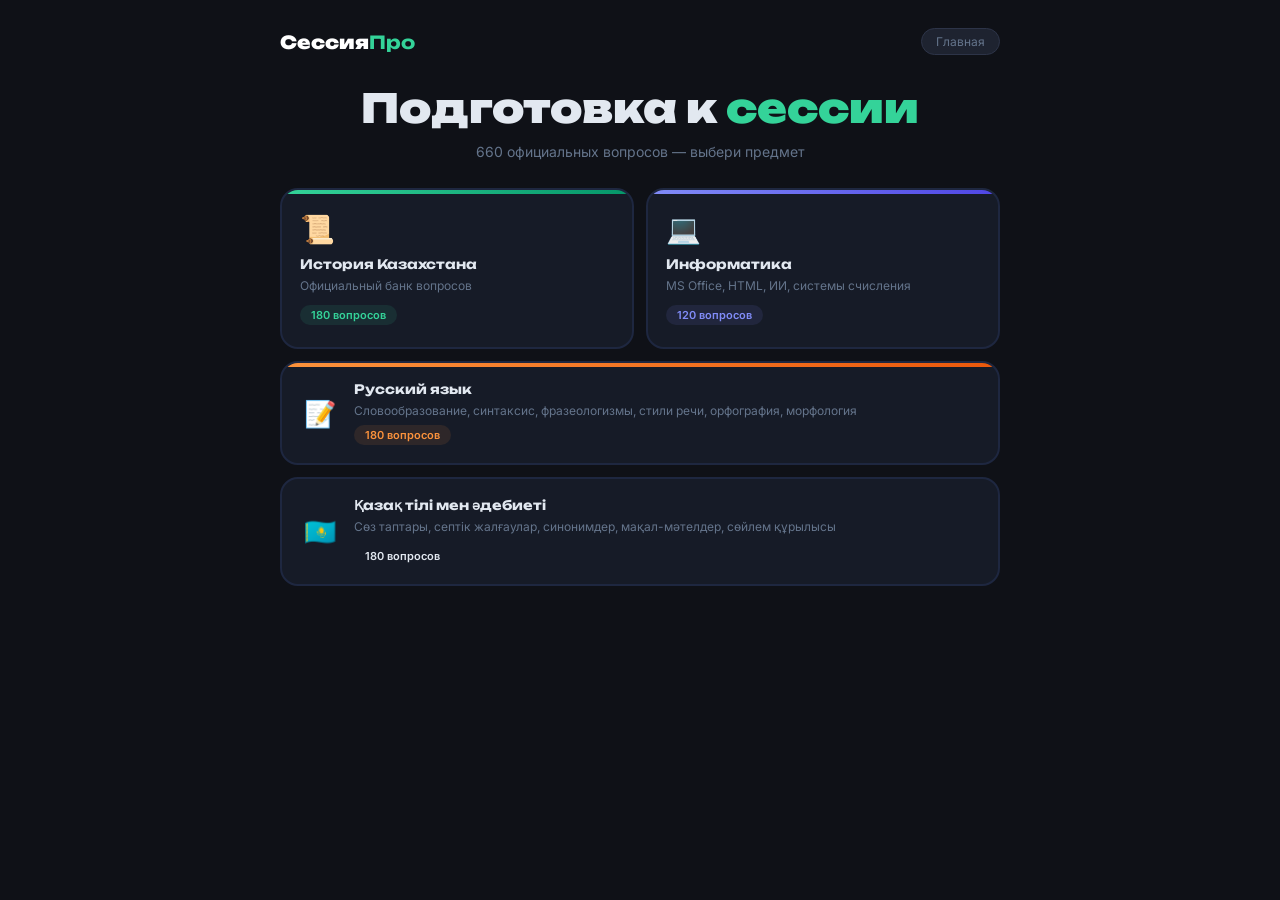
<file: index.html>
<!DOCTYPE html>
<html lang="ru">
<head>
<meta charset="UTF-8">
<meta name="viewport" content="width=device-width,initial-scale=1">
<title>СессияПро</title>
<link href="https://fonts.googleapis.com/css2?family=Unbounded:wght@700;900&family=Inter:wght@400;500;600&display=swap" rel="stylesheet">
<link rel="stylesheet" href="style.css">

</head>
<body>
<div class="wrap">
  <div class="hdr"><div class="logo">Сессия<b>Про</b></div><div class="chip" id="chip">Главная</div></div>

  <div class="screen on" id="s-home">
    <div class="home-title">Подготовка к <span>сессии</span></div>
    <div class="home-sub">660 официальных вопросов — выбери предмет</div>
    <div class="subjects">
      <div class="subj hist" onclick="goMode('hist')">
        <span class="emoji">📜</span>
        <h2>История Казахстана</h2>
        <p>Официальный банк вопросов</p>
        <span class="sbadge">180 вопросов</span>
      </div>
      <div class="subj info" onclick="goMode('info')">
        <span class="emoji">💻</span>
        <h2>Информатика</h2>
        <p>MS Office, HTML, ИИ, системы счисления</p>
        <span class="sbadge">120 вопросов</span>
      </div>
      <div class="subj rus" onclick="goMode('rus')">
        <span class="emoji">📝</span>
        <div class="stxt">
          <h2>Русский язык</h2>
          <p>Словообразование, синтаксис, фразеологизмы, стили речи, орфография, морфология</p>
          <span class="sbadge">180 вопросов</span>
        </div>
      </div>
      <div class="subj kaz" onclick="goMode('kaz')" style="grid-column:1/-1;display:flex;align-items:center;gap:18px;padding:18px 22px">
        <span class="emoji" style="margin-bottom:0;font-size:26px">🇰🇿</span>
        <div class="stxt">
          <h2>Қазақ тілі мен әдебиеті</h2>
          <p>Сөз таптары, септік жалғаулар, синонимдер, мақал-мәтелдер, сөйлем құрылысы</p>
          <span class="sbadge">180 вопросов</span>
        </div>
      </div>
    </div>
  </div>

  <div class="screen" id="s-mode-hist">
    <button class="back-btn" onclick="show('s-home','Главная')">← Назад</button>
    <div class="mode-title">📜 История Казахстана</div><div class="mode-sub">177 вопросов</div>
    <div class="modes">
      <div class="mode hmode" onclick="launch('hist',20,'r')"><span class="mi">🎲</span><span class="mc">20</span><h3>Быстрый тест</h3><p>20 случайных</p></div>
      <div class="mode hmode" onclick="launch('hist',40,'r')"><span class="mi">⚡️</span><span class="mc">40</span><h3>Полутест</h3><p>40 случайных</p></div>
      <div class="mode hmode" onclick="launch('hist',0,'all')"><span class="mi">🏆</span><span class="mc">180</span><h3>Полный экзамен</h3><p>Все вопросы</p></div>
      <div class="mode hmode" onclick="launch('hist',0,'w')"><span class="mi">🔄</span><span class="mc" id="wb-h">0</span><h3>Ошибки</h3><p>Только неверные</p></div>
    </div>
    <div class="cust"><label>Своё количество</label><div class="cust-row">
      <select id="cn-h"><option>10</option><option selected>20</option><option>30</option><option>50</option><option value="180">Все</option></select>
      <button class="gbtn gh" onclick="launch('hist',+document.getElementById('cn-h').value,'r')">Начать →</button>
    </div></div>
  </div>

  <div class="screen" id="s-mode-info">
    <button class="back-btn" onclick="show('s-home','Главная')">← Назад</button>
    <div class="mode-title">💻 Информатика</div><div class="mode-sub">108 вопросов</div>
    <div class="modes">
      <div class="mode imode" onclick="launch('info',20,'r')"><span class="mi">🎲</span><span class="mc">20</span><h3>Быстрый тест</h3><p>20 случайных</p></div>
      <div class="mode imode" onclick="launch('info',40,'r')"><span class="mi">⚡️</span><span class="mc">40</span><h3>Полутест</h3><p>40 случайных</p></div>
      <div class="mode imode" onclick="launch('info',0,'all')"><span class="mi">🏆</span><span class="mc">120</span><h3>Полный экзамен</h3><p>Все вопросы</p></div>
      <div class="mode imode" onclick="launch('info',0,'w')"><span class="mi">🔄</span><span class="mc" id="wb-i">0</span><h3>Ошибки</h3><p>Только неверные</p></div>
    </div>
    <div class="cust"><label>Своё количество</label><div class="cust-row">
      <select id="cn-i"><option>10</option><option selected>20</option><option>30</option><option>50</option><option value="120">Все</option></select>
      <button class="gbtn gi" onclick="launch('info',+document.getElementById('cn-i').value,'r')">Начать →</button>
    </div></div>
  </div>

  <div class="screen" id="s-mode-rus">
    <button class="back-btn" onclick="show('s-home','Главная')">← Назад</button>
    <div class="mode-title">📝 Русский язык</div><div class="mode-sub">148 вопросов</div>
    <div class="modes">
      <div class="mode rmode" onclick="launch('rus',20,'r')"><span class="mi">🎲</span><span class="mc">20</span><h3>Быстрый тест</h3><p>20 случайных</p></div>
      <div class="mode rmode" onclick="launch('rus',40,'r')"><span class="mi">⚡️</span><span class="mc">40</span><h3>Полутест</h3><p>40 случайных</p></div>
      <div class="mode rmode" onclick="launch('rus',0,'all')"><span class="mi">🏆</span><span class="mc">180</span><h3>Полный экзамен</h3><p>Все вопросы</p></div>
      <div class="mode rmode" onclick="launch('rus',0,'w')"><span class="mi">🔄</span><span class="mc" id="wb-r">0</span><h3>Ошибки</h3><p>Только неверные</p></div>
    </div>
    <div class="cust"><label>Своё количество</label><div class="cust-row">
      <select id="cn-r"><option>10</option><option selected>20</option><option>30</option><option>50</option><option value="180">Все</option></select>
      <button class="gbtn gr" onclick="launch('rus',+document.getElementById('cn-r').value,'r')">Начать →</button>
    </div></div>
  </div>

  <div class="screen" id="s-mode-kaz">
    <button class="back-btn" onclick="show('s-home','Главная')">← Назад</button>
    <div class="mode-title">🇰🇿 Қазақ тілі мен әдебиеті</div><div class="mode-sub">180 сұрақ — режимді таңдаңыз</div>
    <div class="modes">
      <div class="mode kmode" onclick="launch('kaz',20,'r')"><span class="mi">🎲</span><span class="mc">20</span><h3>Жылдам тест</h3><p>20 кездейсоқ сұрақ</p></div>
      <div class="mode kmode" onclick="launch('kaz',40,'r')"><span class="mi">⚡️</span><span class="mc">40</span><h3>Жарты тест</h3><p>40 кездейсоқ сұрақ</p></div>
      <div class="mode kmode" onclick="launch('kaz',0,'all')"><span class="mi">🏆</span><span class="mc">180</span><h3>Толық емтихан</h3><p>Барлық сұрақтар</p></div>
      <div class="mode kmode" onclick="launch('kaz',0,'w')"><span class="mi">🔄</span><span class="mc" id="wb-k">0</span><h3>Қателер</h3><p>Тек қате жауаптар</p></div>
    </div>
    <div class="cust"><label>Сұрақ санын таңдаңыз</label><div class="cust-row">
      <select id="cn-k"><option>10</option><option selected>20</option><option>30</option><option>50</option><option value="180">Барлығы</option></select>
      <button class="gbtn gk" onclick="launch('kaz',+document.getElementById('cn-k').value,'r')">Бастау →</button>
    </div></div>
  </div>
  <div class="screen" id="s-quiz">
    <div class="qhdr"><div class="qsubj" id="qsl">История <b>КЗ</b></div><div class="pw"><div class="pb" id="pb"></div></div><div class="qnl" id="qnl">0/0</div></div>
    <div class="qcard"><div class="qlbl" id="qn">ВОПРОС 1</div><div class="qtext" id="qt"></div></div>
    <div class="opts" id="opts"></div>
    <div class="qnav"><button class="xbtn" onclick="exitQ()">✕ Выйти</button><button class="nbtn hc" id="nb" onclick="nextQ()">Следующий →</button></div>
  </div>

  <div class="screen" id="s-res">
    <div class="res-center">
      <div class="rring">
        <svg width="120" height="120" viewBox="0 0 120 120">
          <circle cx="60" cy="60" r="52" fill="none" stroke="#1e2740" stroke-width="8"/>
          <circle id="rc" cx="60" cy="60" r="52" fill="none" stroke="#34d399" stroke-width="8" stroke-linecap="round" stroke-dasharray="326.73" stroke-dashoffset="326.73"/>
        </svg>
        <div class="rinn"><div class="rpct" id="rp">0%</div><div class="rlbl">результат</div></div>
      </div>
      <div class="rtitle" id="rtl">—</div><div class="rtext" id="rtx"></div>
    </div>
    <div class="stats">
      <div class="stat green"><div class="sv" id="sok">0</div><div class="sk">Верно</div></div>
      <div class="stat red"><div class="sv" id="sno">0</div><div class="sk">Неверно</div></div>
      <div class="stat"><div class="sv" id="stot">0</div><div class="sk">Всего</div></div>
    </div>
    <div class="revtl">Разбор ошибок</div><div class="revl" id="rl"></div>
    <div class="rbtns">
      <button class="xbtn" style="flex:1" onclick="exitQ()">← Главная</button>
      <button class="nbtn hc" id="rbtn" style="display:flex;flex:1" onclick="retryQ()">↺ Ещё раз</button>
    </div>
  </div>
</div>
<div class="toast" id="toast"></div>
<script src="script.js"></script>

</body>
</html>
</file>
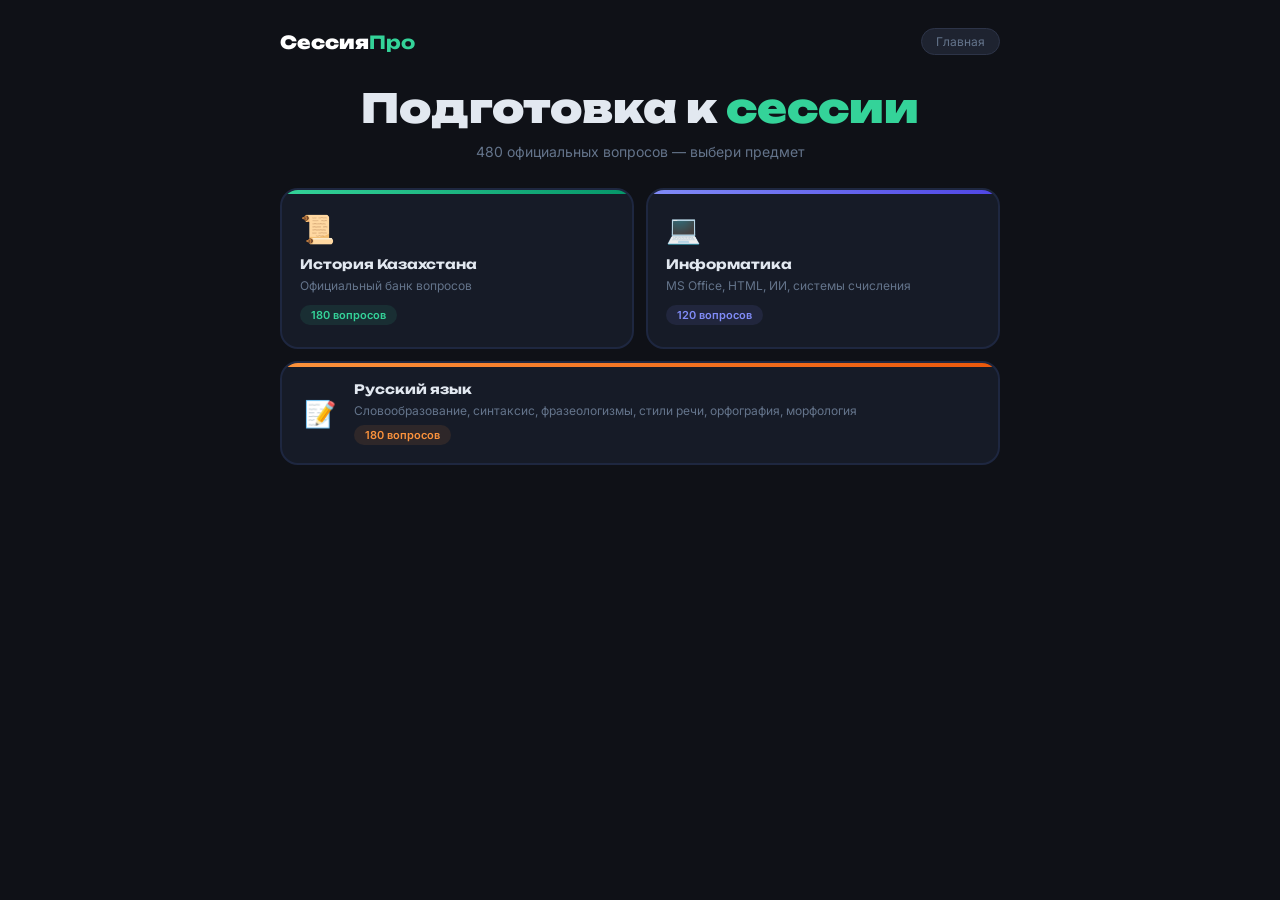
<file: index (1).html>
<!DOCTYPE html>
<html lang="ru">
<head>
<meta charset="UTF-8">
<meta name="viewport" content="width=device-width,initial-scale=1">
<title>СессияПро</title>
<link href="https://fonts.googleapis.com/css2?family=Unbounded:wght@700;900&family=Inter:wght@400;500;600&display=swap" rel="stylesheet">
<link rel="stylesheet" href="style.css">

</head>
<body>
<div class="wrap">
  <div class="hdr"><div class="logo">Сессия<b>Про</b></div><div class="chip" id="chip">Главная</div></div>

  <div class="screen on" id="s-home">
    <div class="home-title">Подготовка к <span>сессии</span></div>
    <div class="home-sub">480 официальных вопросов — выбери предмет</div>
    <div class="subjects">
      <div class="subj hist" onclick="goMode('hist')">
        <span class="emoji">📜</span>
        <h2>История Казахстана</h2>
        <p>Официальный банк вопросов</p>
        <span class="sbadge">180 вопросов</span>
      </div>
      <div class="subj info" onclick="goMode('info')">
        <span class="emoji">💻</span>
        <h2>Информатика</h2>
        <p>MS Office, HTML, ИИ, системы счисления</p>
        <span class="sbadge">120 вопросов</span>
      </div>
      <div class="subj rus" onclick="goMode('rus')">
        <span class="emoji">📝</span>
        <div class="stxt">
          <h2>Русский язык</h2>
          <p>Словообразование, синтаксис, фразеологизмы, стили речи, орфография, морфология</p>
          <span class="sbadge">180 вопросов</span>
        </div>
      </div>
    </div>
  </div>

  <div class="screen" id="s-mode-hist">
    <button class="back-btn" onclick="show('s-home','Главная')">← Назад</button>
    <div class="mode-title">📜 История Казахстана</div><div class="mode-sub">177 вопросов</div>
    <div class="modes">
      <div class="mode hmode" onclick="launch('hist',20,'r')"><span class="mi">🎲</span><span class="mc">20</span><h3>Быстрый тест</h3><p>20 случайных</p></div>
      <div class="mode hmode" onclick="launch('hist',40,'r')"><span class="mi">⚡</span><span class="mc">40</span><h3>Полутест</h3><p>40 случайных</p></div>
      <div class="mode hmode" onclick="launch('hist',0,'all')"><span class="mi">🏆</span><span class="mc">180</span><h3>Полный экзамен</h3><p>Все вопросы</p></div>
      <div class="mode hmode" onclick="launch('hist',0,'w')"><span class="mi">🔄</span><span class="mc" id="wb-h">0</span><h3>Ошибки</h3><p>Только неверные</p></div>
    </div>
    <div class="cust"><label>Своё количество</label><div class="cust-row">
      <select id="cn-h"><option>10</option><option selected>20</option><option>30</option><option>50</option><option value="180">Все</option></select>
      <button class="gbtn gh" onclick="launch('hist',+document.getElementById('cn-h').value,'r')">Начать →</button>
    </div></div>
  </div>

  <div class="screen" id="s-mode-info">
    <button class="back-btn" onclick="show('s-home','Главная')">← Назад</button>
    <div class="mode-title">💻 Информатика</div><div class="mode-sub">108 вопросов</div>
    <div class="modes">
      <div class="mode imode" onclick="launch('info',20,'r')"><span class="mi">🎲</span><span class="mc">20</span><h3>Быстрый тест</h3><p>20 случайных</p></div>
      <div class="mode imode" onclick="launch('info',40,'r')"><span class="mi">⚡</span><span class="mc">40</span><h3>Полутест</h3><p>40 случайных</p></div>
      <div class="mode imode" onclick="launch('info',0,'all')"><span class="mi">🏆</span><span class="mc">120</span><h3>Полный экзамен</h3><p>Все вопросы</p></div>
      <div class="mode imode" onclick="launch('info',0,'w')"><span class="mi">🔄</span><span class="mc" id="wb-i">0</span><h3>Ошибки</h3><p>Только неверные</p></div>
    </div>
    <div class="cust"><label>Своё количество</label><div class="cust-row">
      <select id="cn-i"><option>10</option><option selected>20</option><option>30</option><option>50</option><option value="120">Все</option></select>
      <button class="gbtn gi" onclick="launch('info',+document.getElementById('cn-i').value,'r')">Начать →</button>
    </div></div>
  </div>

  <div class="screen" id="s-mode-rus">
    <button class="back-btn" onclick="show('s-home','Главная')">← Назад</button>
    <div class="mode-title">📝 Русский язык</div><div class="mode-sub">148 вопросов</div>
    <div class="modes">
      <div class="mode rmode" onclick="launch('rus',20,'r')"><span class="mi">🎲</span><span class="mc">20</span><h3>Быстрый тест</h3><p>20 случайных</p></div>
      <div class="mode rmode" onclick="launch('rus',40,'r')"><span class="mi">⚡</span><span class="mc">40</span><h3>Полутест</h3><p>40 случайных</p></div>
      <div class="mode rmode" onclick="launch('rus',0,'all')"><span class="mi">🏆</span><span class="mc">180</span><h3>Полный экзамен</h3><p>Все вопросы</p></div>
      <div class="mode rmode" onclick="launch('rus',0,'w')"><span class="mi">🔄</span><span class="mc" id="wb-r">0</span><h3>Ошибки</h3><p>Только неверные</p></div>
    </div>
    <div class="cust"><label>Своё количество</label><div class="cust-row">
      <select id="cn-r"><option>10</option><option selected>20</option><option>30</option><option>50</option><option value="180">Все</option></select>
      <button class="gbtn gr" onclick="launch('rus',+document.getElementById('cn-r').value,'r')">Начать →</button>
    </div></div>
  </div>

  <div class="screen" id="s-quiz">
    <div class="qhdr"><div class="qsubj" id="qsl">История <b>КЗ</b></div><div class="pw"><div class="pb" id="pb"></div></div><div class="qnl" id="qnl">0/0</div></div>
    <div class="qcard"><div class="qlbl" id="qn">ВОПРОС 1</div><div class="qtext" id="qt"></div></div>
    <div class="opts" id="opts"></div>
    <div class="qnav"><button class="xbtn" onclick="exitQ()">✕ Выйти</button><button class="nbtn hc" id="nb" onclick="nextQ()">Следующий →</button></div>
  </div>

  <div class="screen" id="s-res">
    <div class="res-center">
      <div class="rring">
        <svg width="120" height="120" viewBox="0 0 120 120">
          <circle cx="60" cy="60" r="52" fill="none" stroke="#1e2740" stroke-width="8"/>
          <circle id="rc" cx="60" cy="60" r="52" fill="none" stroke="#34d399" stroke-width="8" stroke-linecap="round" stroke-dasharray="326.73" stroke-dashoffset="326.73"/>
        </svg>
        <div class="rinn"><div class="rpct" id="rp">0%</div><div class="rlbl">результат</div></div>
      </div>
      <div class="rtitle" id="rtl">—</div><div class="rtext" id="rtx"></div>
    </div>
    <div class="stats">
      <div class="stat green"><div class="sv" id="sok">0</div><div class="sk">Верно</div></div>
      <div class="stat red"><div class="sv" id="sno">0</div><div class="sk">Неверно</div></div>
      <div class="stat"><div class="sv" id="stot">0</div><div class="sk">Всего</div></div>
    </div>
    <div class="revtl">Разбор ошибок</div><div class="revl" id="rl"></div>
    <div class="rbtns">
      <button class="xbtn" style="flex:1" onclick="exitQ()">← Главная</button>
      <button class="nbtn hc" id="rbtn" style="display:flex;flex:1" onclick="retryQ()">↺ Ещё раз</button>
    </div>
  </div>
</div>
<div class="toast" id="toast"></div>
<script src="script.js"></script>

</body>
</html>
</file>
<file: style.css>
*{margin:0;padding:0;box-sizing:border-box}
body{min-height:100vh;background:#0f1117;color:#e2e8f0;font-family:'Inter',sans-serif;padding:0 16px 60px}
.wrap{max-width:720px;margin:0 auto}
.hdr{padding:28px 0 30px;display:flex;align-items:center;justify-content:space-between}
.logo{font-family:'Unbounded',sans-serif;font-size:18px;font-weight:900;color:#fff}
.logo b{color:#34d399}
.chip{background:#1e2330;border:1px solid #2d3448;border-radius:99px;padding:5px 14px;font-size:12px;color:#64748b}
.screen{display:none}.screen.on{display:block;animation:up .3s ease}
@keyframes up{from{opacity:0;transform:translateY(12px)}to{opacity:1;transform:translateY(0)}}
.home-title{font-family:'Unbounded',sans-serif;font-size:clamp(22px,5vw,40px);font-weight:900;line-height:1.15;margin-bottom:12px;text-align:center}
.home-title span{color:#34d399}
.home-sub{text-align:center;color:#64748b;font-size:14px;margin-bottom:28px}
.subjects{display:grid;grid-template-columns:1fr 1fr;gap:12px;margin-bottom:28px}
.subj{background:#161b27;border:2px solid #1e2740;border-radius:18px;padding:22px 18px;cursor:pointer;transition:.2s;position:relative;overflow:hidden}
.subj::before{content:'';position:absolute;top:0;left:0;right:0;height:4px;border-radius:18px 18px 0 0}
.subj.hist::before{background:linear-gradient(90deg,#34d399,#059669)}
.subj.info::before{background:linear-gradient(90deg,#818cf8,#4f46e5)}
.subj.rus::before{background:linear-gradient(90deg,#fb923c,#ea580c)}
.subj.rus{grid-column:1/-1;display:flex;align-items:center;gap:18px;padding:18px 22px}
.subj.rus .emoji{margin-bottom:0;font-size:26px}
.subj.rus .stxt{flex:1}
.subj:hover{transform:translateY(-3px);border-color:#2d3a5a;box-shadow:0 8px 24px rgba(0,0,0,.4)}
.subj .emoji{font-size:28px;margin-bottom:10px;display:block}
.subj h2{font-family:'Unbounded',sans-serif;font-size:13px;font-weight:700;margin-bottom:5px;line-height:1.3}
.subj p{font-size:12px;color:#64748b;line-height:1.4}
.sbadge{display:inline-block;margin-top:10px;border-radius:99px;padding:3px 11px;font-size:11px;font-weight:600}
.subj.rus .sbadge{margin-top:6px}
.hist .sbadge{background:rgba(52,211,153,.1);color:#34d399}
.info .sbadge{background:rgba(129,140,248,.1);color:#818cf8}
.rus .sbadge{background:rgba(251,146,60,.1);color:#fb923c}
.back-btn{display:inline-flex;align-items:center;gap:6px;background:none;border:1.5px solid #1e2740;color:#64748b;padding:8px 16px;border-radius:10px;font-family:'Inter',sans-serif;font-size:13px;cursor:pointer;margin-bottom:20px;transition:.2s}
.back-btn:hover{border-color:#34d399;color:#34d399}
.mode-title{font-family:'Unbounded',sans-serif;font-size:20px;font-weight:700;margin-bottom:5px}
.mode-sub{color:#64748b;font-size:13px;margin-bottom:18px}
.modes{display:grid;grid-template-columns:1fr 1fr;gap:9px;margin-bottom:16px}
.mode{background:#161b27;border:1.5px solid #1e2740;border-radius:13px;padding:15px;cursor:pointer;transition:.2s;text-align:left;position:relative}
.mode:hover{transform:translateY(-2px)}
.hmode:hover{border-color:#34d399}.imode:hover{border-color:#818cf8}.rmode:hover{border-color:#fb923c}
.mode .mi{font-size:20px;margin-bottom:7px;display:block}
.mode h3{font-size:13px;font-weight:600;margin-bottom:2px}
.mode p{font-size:12px;color:#64748b}
.mode .mc{position:absolute;top:10px;right:10px;border-radius:99px;padding:2px 7px;font-size:11px;font-weight:700}
.hmode .mc{background:rgba(52,211,153,.12);color:#34d399}
.imode .mc{background:rgba(129,140,248,.12);color:#818cf8}
.rmode .mc{background:rgba(251,146,60,.12);color:#fb923c}
.cust{background:#161b27;border:1.5px solid #1e2740;border-radius:13px;padding:14px}
.cust label{font-size:12px;color:#64748b;display:block;margin-bottom:7px}
.cust-row{display:flex;gap:8px;align-items:center}
select{background:#0f1117;border:1.5px solid #1e2740;border-radius:9px;color:#e2e8f0;font-family:'Inter',sans-serif;font-size:13px;padding:8px 12px;outline:none;cursor:pointer}
.gbtn{flex:1;border:none;border-radius:9px;font-family:'Inter',sans-serif;font-size:14px;font-weight:600;padding:10px 18px;cursor:pointer;transition:.15s}
.gbtn.gh{background:#34d399;color:#0a0f1a}.gbtn.gh:hover{background:#2dd4bf}
.gbtn.gi{background:#818cf8;color:#fff}.gbtn.gi:hover{background:#6366f1}
.gbtn.gr{background:#fb923c;color:#fff}.gbtn.gr:hover{background:#ea580c}
.qhdr{display:flex;align-items:center;gap:11px;margin-bottom:18px;padding-top:20px}
.qsubj{font-size:12px;color:#64748b;white-space:nowrap}
.qsubj b{color:#34d399}.qsubj.ic b{color:#818cf8}.qsubj.rc b{color:#fb923c}
.pw{flex:1;height:4px;background:#1e2740;border-radius:99px;overflow:hidden}
.pb{height:100%;background:#34d399;border-radius:99px;transition:width .4s}
.pb.ic{background:#818cf8}.pb.rc{background:#fb923c}
.qnl{font-size:12px;color:#64748b;white-space:nowrap}
.qcard{background:#161b27;border:1.5px solid #1e2740;border-radius:16px;padding:20px;margin-bottom:11px;position:relative;overflow:hidden}
.qcard::after{content:'';position:absolute;top:0;left:0;right:0;height:3px;background:linear-gradient(90deg,#34d399,#818cf8)}
.qlbl{font-size:10px;letter-spacing:2px;text-transform:uppercase;color:#475569;margin-bottom:8px}
.qtext{font-size:15px;font-weight:500;line-height:1.55}
.opts{display:flex;flex-direction:column;gap:6px;margin-bottom:12px}
.opt{background:#161b27;border:1.5px solid #1e2740;border-radius:11px;padding:11px 13px;cursor:pointer;display:flex;align-items:center;gap:10px;transition:.18s;font-size:13px}
.opt:hover:not(.dis){border-color:#34d399;background:rgba(52,211,153,.04)}
.ltr{width:25px;height:25px;border-radius:7px;border:1.5px solid #2d3448;display:flex;align-items:center;justify-content:center;font-size:11px;font-weight:700;flex-shrink:0;color:#64748b;transition:.18s}
.opt.ok{border-color:#34d399;background:rgba(52,211,153,.07)}.opt.ok .ltr{background:#34d399;border-color:#34d399;color:#0a0f1a}
.opt.no{border-color:#f87171;background:rgba(248,113,113,.07)}.opt.no .ltr{background:#f87171;border-color:#f87171;color:#fff}
.opt.dis{cursor:default}
.oc{margin-left:auto;font-size:13px;opacity:0;flex-shrink:0}.opt.ok .oc,.opt.no .oc{opacity:1}
.qnav{display:flex;gap:8px}
.xbtn{background:none;border:1.5px solid #1e2740;color:#64748b;border-radius:10px;font-family:'Inter',sans-serif;font-size:13px;padding:10px 14px;cursor:pointer;transition:.15s}
.xbtn:hover{border-color:#f87171;color:#f87171}
.nbtn{flex:1;border:none;border-radius:10px;font-family:'Inter',sans-serif;font-size:14px;font-weight:600;padding:11px;cursor:pointer;display:none;transition:.15s}
.nbtn.hc{background:#34d399;color:#0a0f1a}.nbtn.hc:hover{background:#2dd4bf}
.nbtn.ic{background:#818cf8;color:#fff}.nbtn.ic:hover{background:#6366f1}
.nbtn.rc{background:#fb923c;color:#fff}.nbtn.rc:hover{background:#ea580c}
.res-center{text-align:center;padding:28px 0 14px}
.rring{width:120px;height:120px;margin:0 auto 18px;position:relative}
.rring svg{transform:rotate(-90deg)}
.rring circle{transition:stroke-dashoffset 1.1s cubic-bezier(.4,0,.2,1)}
.rinn{position:absolute;inset:0;display:flex;flex-direction:column;align-items:center;justify-content:center}
.rpct{font-family:'Unbounded',sans-serif;font-size:26px;font-weight:900;line-height:1}
.rlbl{font-size:10px;color:#64748b;margin-top:3px}
.rtitle{font-family:'Unbounded',sans-serif;font-size:18px;font-weight:700;margin-bottom:6px}
.rtext{color:#64748b;font-size:13px;margin-bottom:22px}
.stats{display:grid;grid-template-columns:repeat(3,1fr);gap:8px;margin-bottom:18px}
.stat{background:#161b27;border:1.5px solid #1e2740;border-radius:12px;padding:13px;text-align:center}
.stat .sv{font-family:'Unbounded',sans-serif;font-size:20px;font-weight:700;margin-bottom:3px}
.stat .sk{font-size:10px;color:#64748b}
.stat.green .sv{color:#34d399}.stat.red .sv{color:#f87171}
.revtl{font-size:10px;letter-spacing:2px;text-transform:uppercase;color:#475569;margin-bottom:9px;text-align:left}
.revl{text-align:left;margin-bottom:18px}
.ritem{background:#161b27;border:1.5px solid #1e2740;border-left:3px solid #f87171;border-radius:10px;padding:11px 13px;margin-bottom:5px}
.rq{font-size:12px;font-weight:500;margin-bottom:5px;line-height:1.4}
.rrow{display:flex;gap:5px;flex-wrap:wrap}
.ra{padding:3px 7px;border-radius:5px;font-size:11px}
.rc2{background:rgba(52,211,153,.1);color:#34d399}
.rw{background:rgba(248,113,113,.1);color:#f87171;text-decoration:line-through}
.rbtns{display:flex;gap:8px;padding-bottom:40px}
.toast{position:fixed;bottom:18px;left:50%;transform:translateX(-50%) translateY(80px);background:#1e2740;border:1.5px solid #2d3a5a;border-radius:10px;padding:9px 16px;font-size:13px;z-index:999;transition:.3s;pointer-events:none;white-space:nowrap}
.toast.on{transform:translateX(-50%) translateY(0)}
@media(max-width:500px){.subjects{grid-template-columns:1fr}.modes{grid-template-columns:1fr}.qtext{font-size:13px}.qcard{padding:16px}}
</file>
